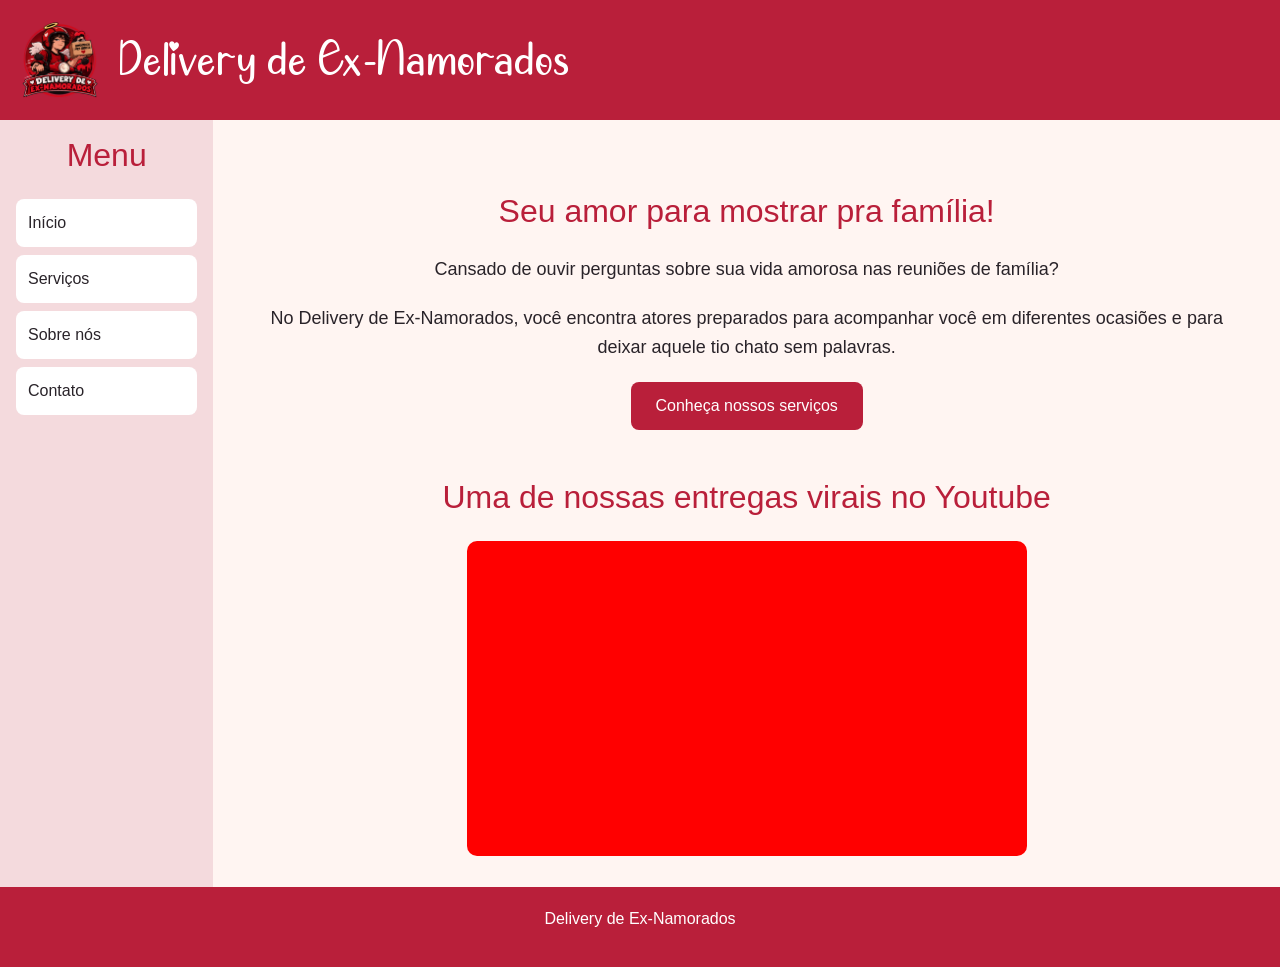
<file: index.html>
<!DOCTYPE html>
<html lang="pt-br">

<head>
    <meta charset="UTF-8">
    <meta name="viewport" content="width=device-width, initial-scale=1.0">
    <meta name="author" content="Gabriel Pereira">
    <meta name="description" content="Delivery de Ex-Namorados">

    <title>Delivery de Ex-Namorados | Início</title>

    <link href="https://cdn.jsdelivr.net/npm/bootstrap@5.3.3/dist/css/bootstrap.min.css" rel="stylesheet">
    <link rel="stylesheet" href="./style/style.css">
</head>

<body>

    <header class="cabecalho flex-column flex-md-row text-center text-md-start">
        <img src="./img/dc362c55-2c1f-4938-99af-2e8ed00c26e7.png" alt="Logo Delivery de Ex-Namorados" class="logo">

        <h1 class="nome-empresa">Delivery de Ex-Namorados</h1>
    </header>

    <div class="estrutura container-fluid d-flex flex-column flex-md-row p-0">

        <aside class="barra-lateral col-12 col-md-3 col-lg-2 p-3">
            <nav class="menu">
                <h2 class="titulo-menu">Menu</h2>

                <ul class="lista-menu d-flex flex-wrap flex-md-column justify-content-center gap-2">
                    <li><a href="index.html" class="link-menu">Início</a></li>
                    <li><a href="./Pages/servicos.html" class="link-menu">Serviços</a></li>
                    <li><a href="./Pages/sobre.html" class="link-menu">Sobre nós</a></li>
                    <li><a href="./Pages/contato.html" class="link-menu">Contato</a></li>
                </ul>
            </nav>
        </aside>

        <main class="conteudo-principal p-3 p-md-4">
            <section class="apresentacao py-4 py-md-5 px-2 px-md-4" id="inicio">
                <h2 class="titulo-apresentacao">Seu amor para mostrar pra família!</h2>

                <p class="texto-apresentacao">
                    Cansado de ouvir perguntas sobre sua vida amorosa
                    nas reuniões de família?
                </p>

                <p class="texto-apresentacao">
                    No Delivery de Ex-Namorados, você encontra
                    atores preparados para acompanhar você
                    em diferentes ocasiões e para deixar aquele tio chato sem palavras.
                </p>

                <a href="./Pages/servicos.html" class="botao-servicos">
                    Conheça nossos serviços
                </a>
            </section>

            <section>
                <center>
                    <h2 class="titulo-apresentacao">Uma de nossas entregas virais no Youtube</h2>
                </center>


                <center> <iframe class="video mw-100" width="560" height="315"
                        src="https://www.youtube.com/embed/f2WbVvWg-1c?si=HAz-P4qYwrb0q1BY" title="YouTube video player"
                        frameborder="0"
                        allow="accelerometer; autoplay; clipboard-write; encrypted-media; gyroscope; picture-in-picture; web-share"
                        referrerpolicy="strict-origin-when-cross-origin" allowfullscreen></iframe> </center>

            </section>
        </main>

    </div>

    <footer class="rodape">
        <p>Delivery de Ex-Namorados</p>
    </footer>

</body>

</html>
</file>
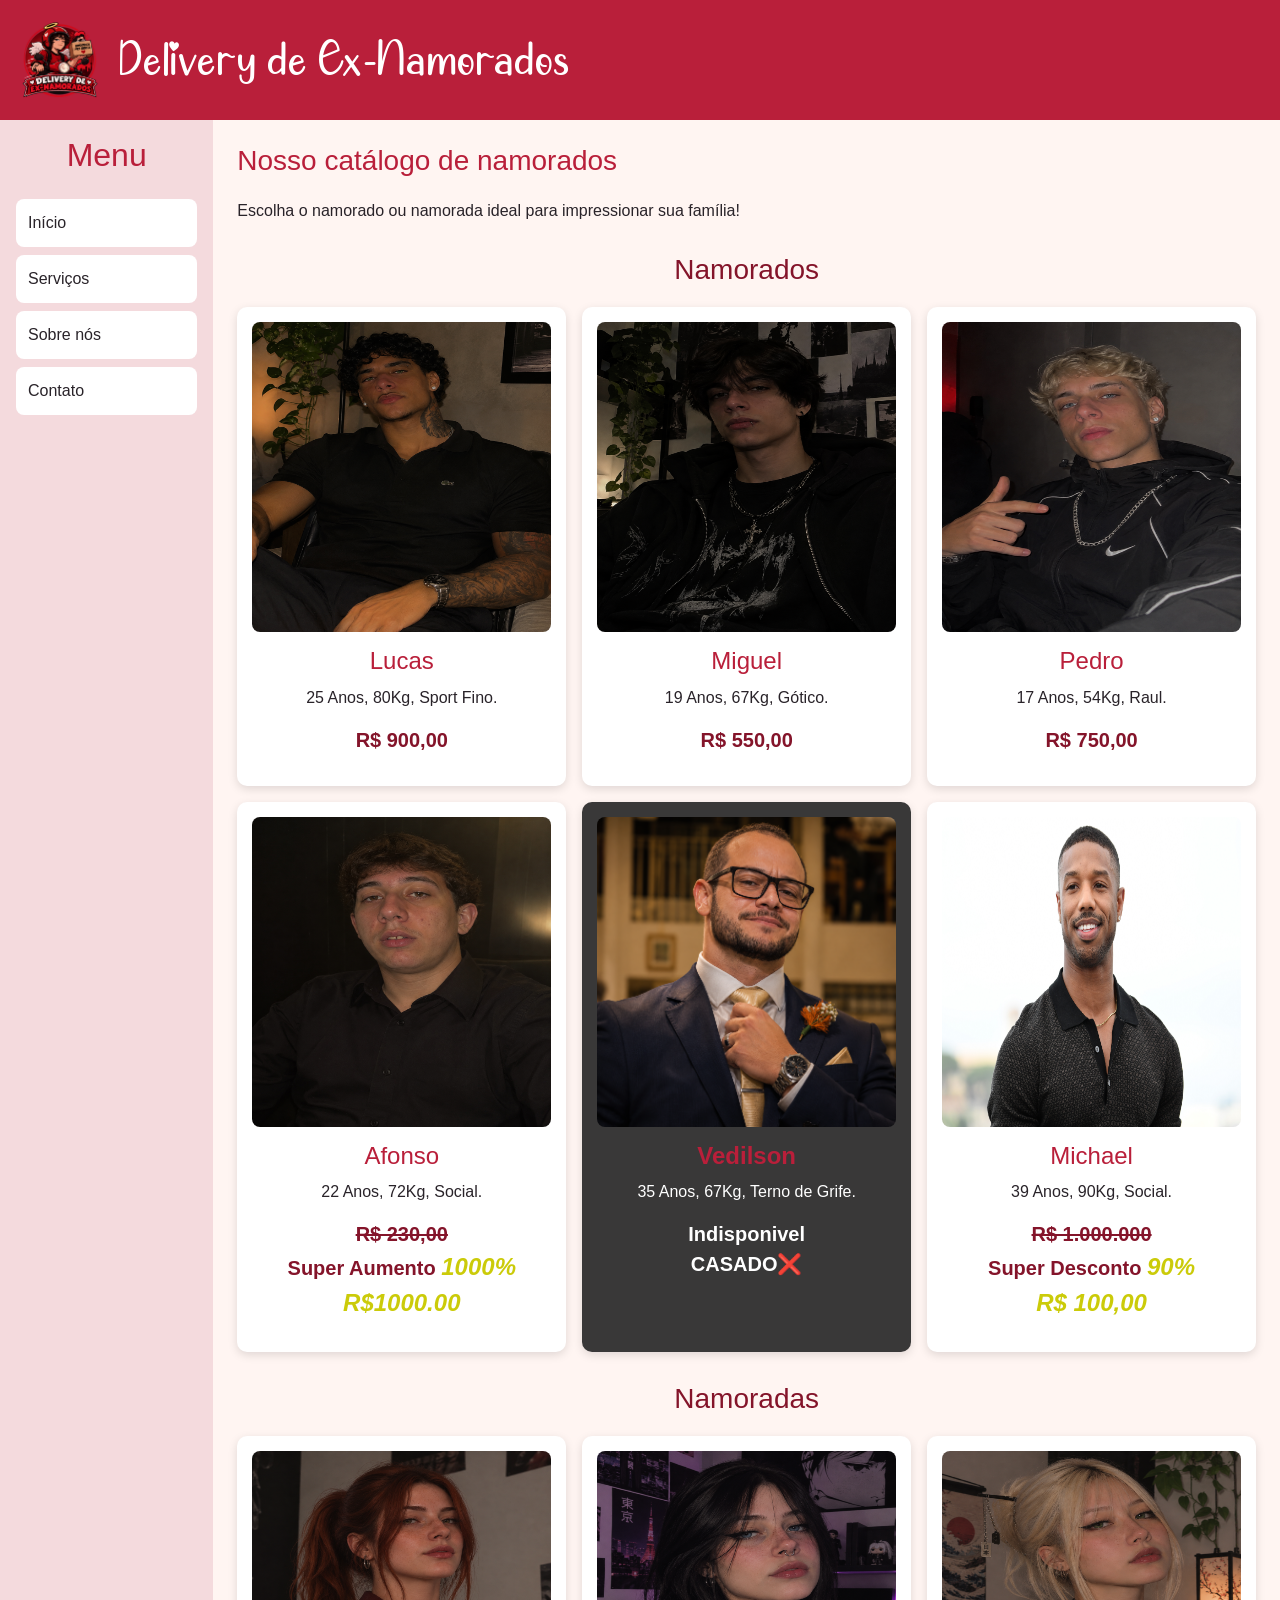
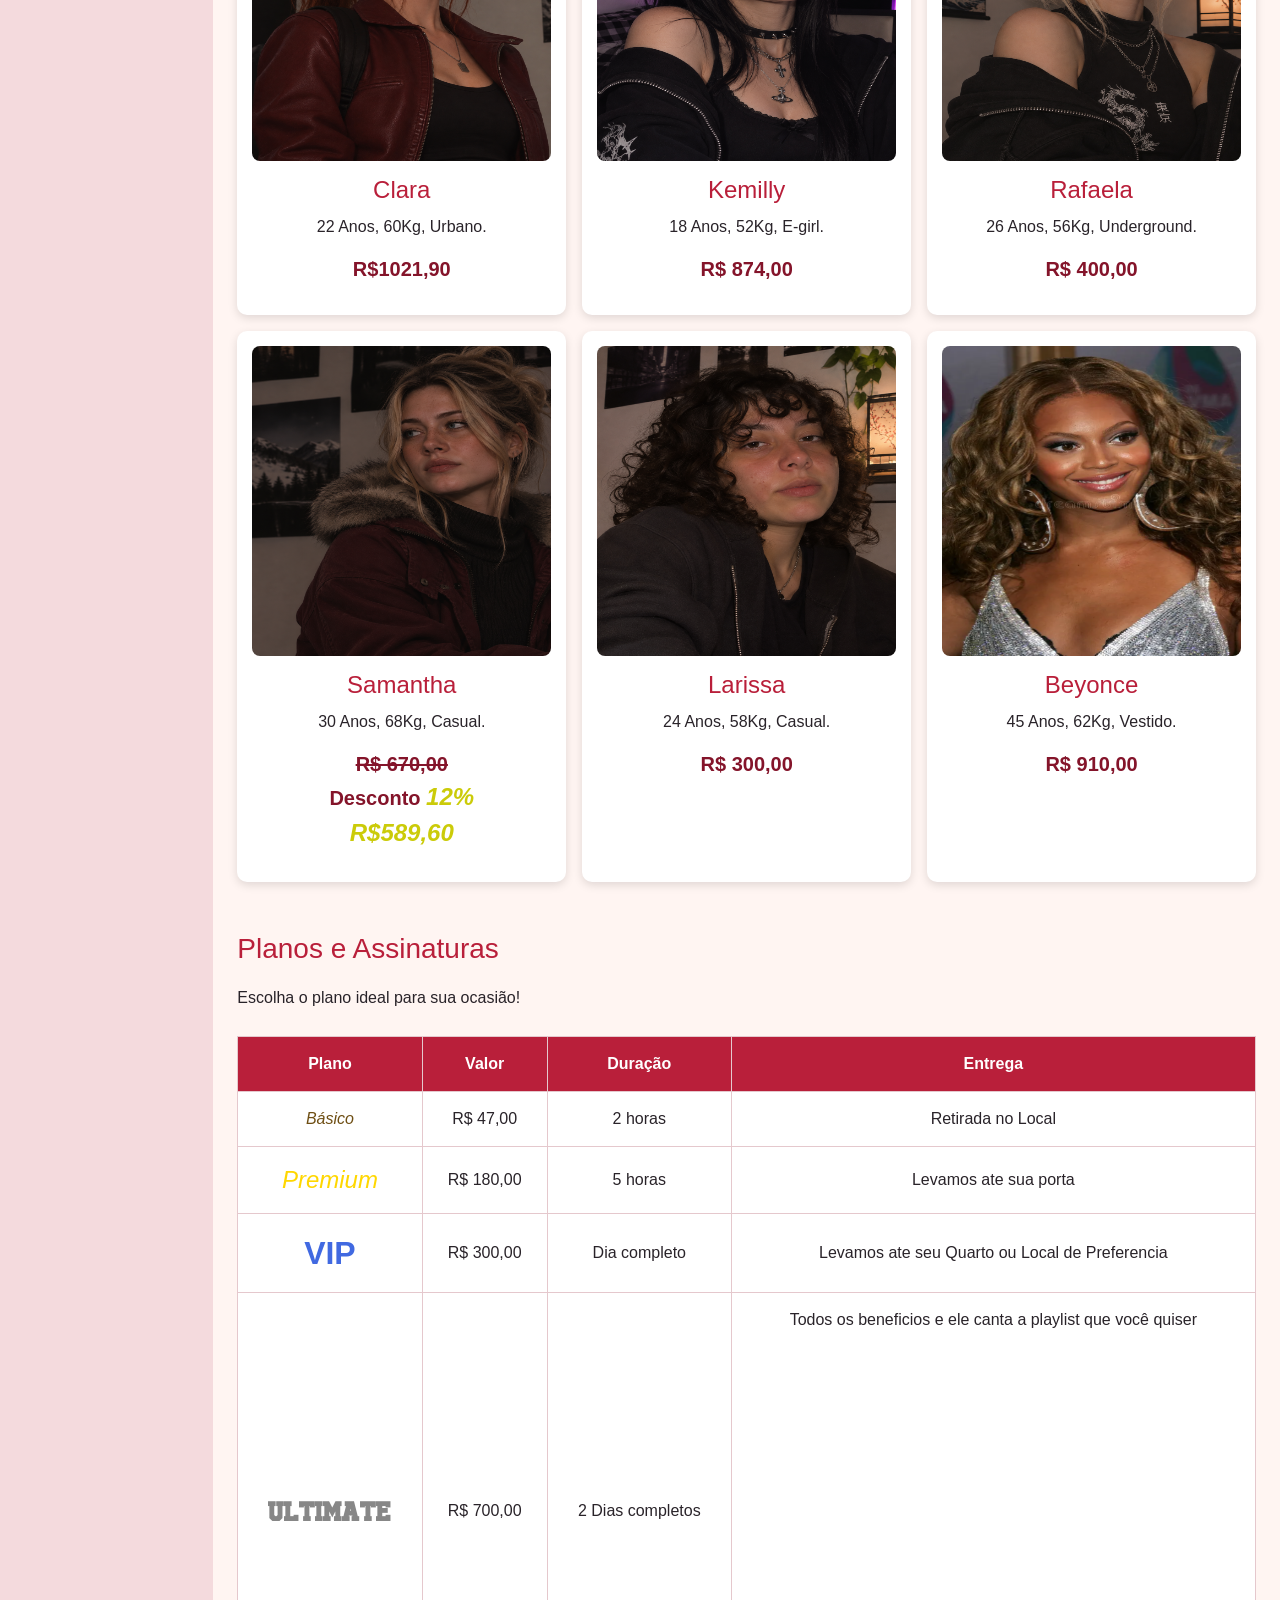
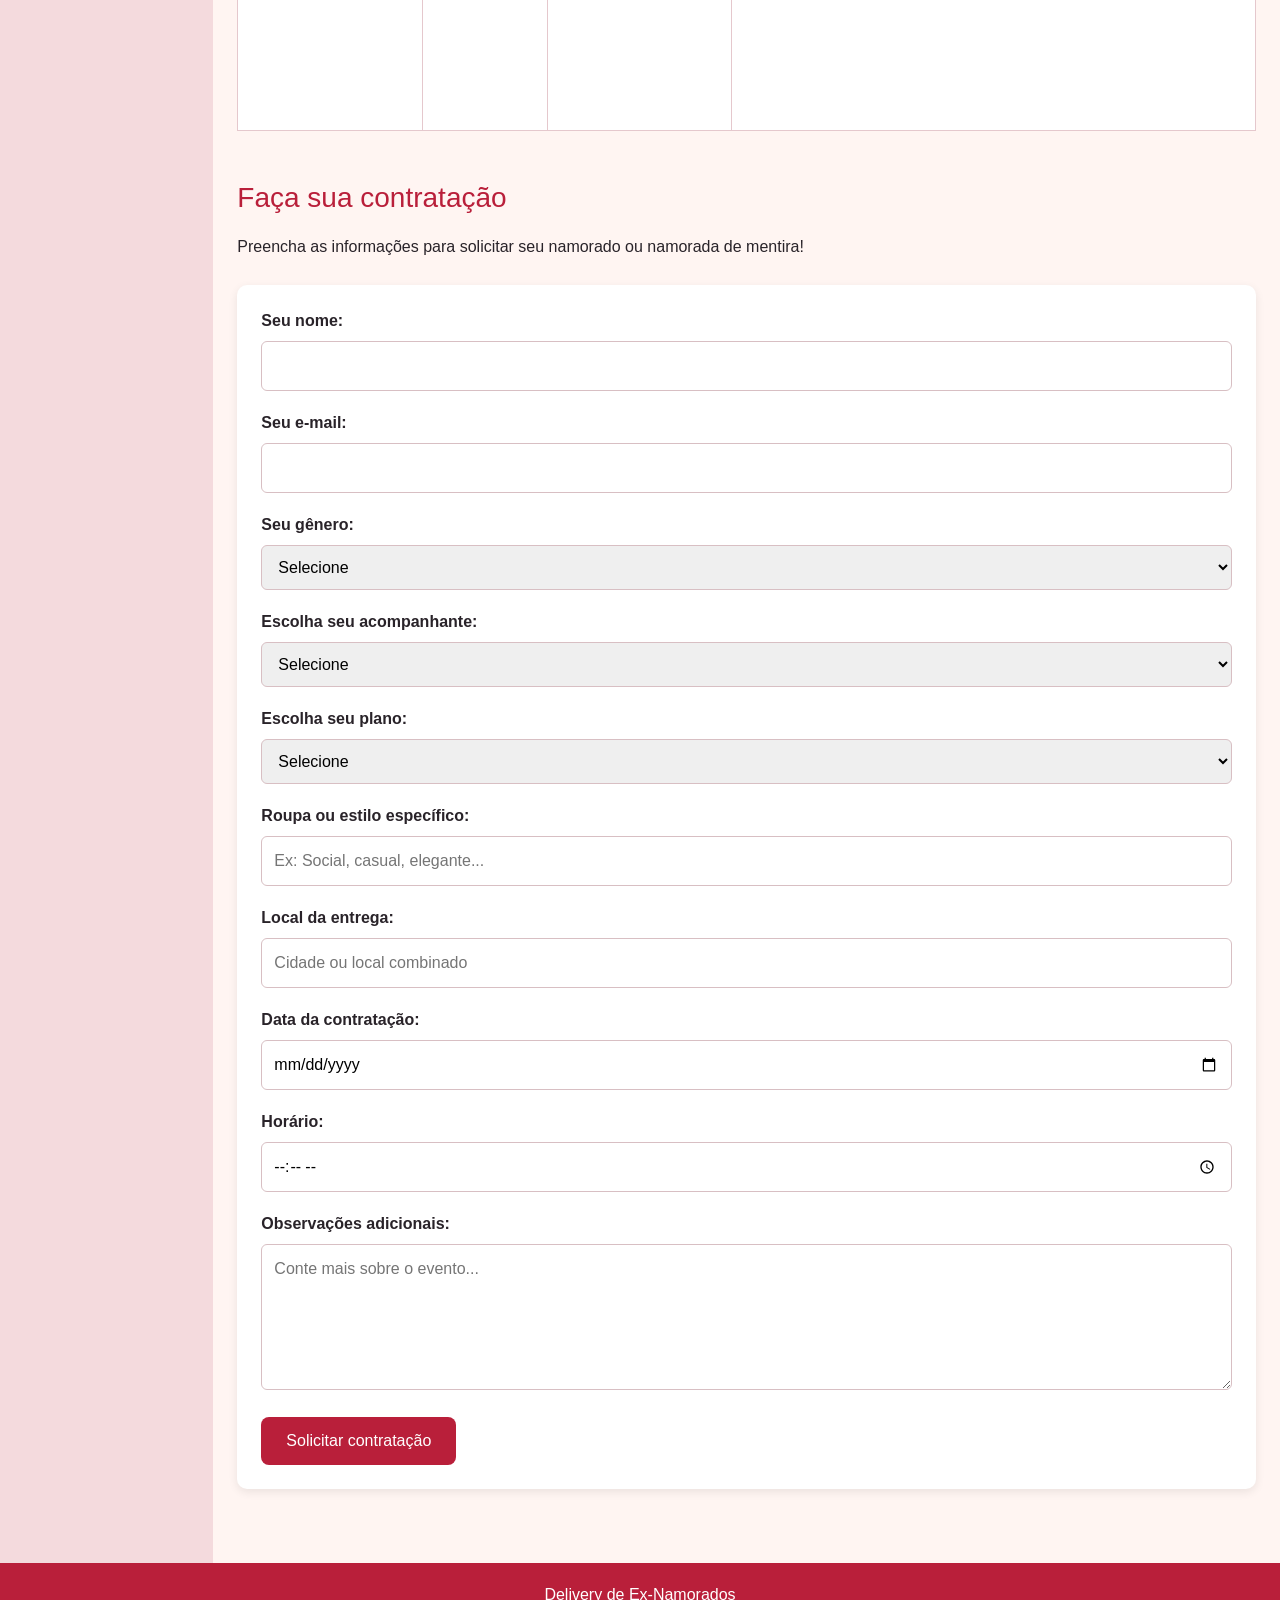
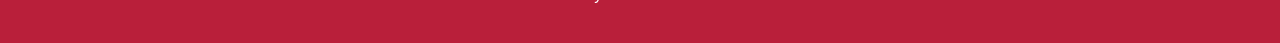
<file: Pages/servicos.html>
<!DOCTYPE html>
<html lang="pt-br">

<head>
    <meta charset="UTF-8">
    <meta name="viewport" content="width=device-width, initial-scale=1.0">
    <meta name="author" content="Gabriel Pereira">
    <meta name="description" content="Serviços do Delivery de Ex-Namorados">

    <title>Delivery de Ex-Namorados | Serviços</title>

    <link href="https://cdn.jsdelivr.net/npm/bootstrap@5.3.3/dist/css/bootstrap.min.css" rel="stylesheet">
    <link rel="stylesheet" href="../style/style.css">
</head>

<body>

    <header class="cabecalho flex-column flex-md-row text-center text-md-start">
        <img src="../img/dc362c55-2c1f-4938-99af-2e8ed00c26e7.png" alt="Logo Delivery de Ex-Namorados" class="logo">

        <h1 class="nome-empresa">Delivery de Ex-Namorados</h1>
    </header>

    <div class="estrutura container-fluid d-flex flex-column flex-md-row p-0">

        <aside class="barra-lateral col-12 col-md-3 col-lg-2 p-3">
            <nav class="menu">
                <h2 class="titulo-menu">Menu</h2>

                <ul class="lista-menu d-flex flex-wrap flex-md-column justify-content-center gap-2">
                    <li><a href="../index.html" class="link-menu">Início</a></li>
                    <li><a href="servicos.html" class="link-menu">Serviços</a></li>
                    <li><a href="sobre.html" class="link-menu">Sobre nós</a></li>
                    <li><a href="contato.html" class="link-menu">Contato</a></li>
                </ul>
            </nav>
        </aside>

        <main class="conteudo-principal p-3 p-md-4">

            <section class="catalogo" id="catalogo">
                <h2 class="titulo-secao">Nosso catálogo de namorados</h2>

                <p class="descricao-secao">
                    Escolha o namorado ou namorada ideal para
                    impressionar sua família!
                </p>

                <center>
                    <h3 class="titulo-categoria">Namorados</h3>
                </center>

                <div class="lista-catalogo row row-cols-1 row-cols-md-2 row-cols-xl-3 g-3">

                    <div class="col">
                        <article class="card-namorado h-100">
                            <img src="../img/Retrato masculino tatuado em luz quente.png" alt="Namorado 1"
                                class="imagem-namorado">

                            <h4 class="nome-namorado">Lucas</h4>

                            <p class="descricao-namorado">
                                25 Anos, 80Kg, Sport Fino.
                            </p>

                            <p class="valor-namorado">R$ 900,00</p>
                        </article>
                    </div>

                    <div class="col">
                        <article class="card-namorado h-100">
                            <img src="../img/Retrato Gótico em Quarto Sombrio.png" alt="Namorado 2"
                                class="imagem-namorado">

                            <h4 class="nome-namorado">Miguel</h4>

                            <p class="descricao-namorado">
                                19 Anos, 67Kg, Gótico.
                            </p>

                            <p class="valor-namorado">R$ 550,00</p>
                        </article>
                    </div>
                    <div class="col">
                        <article class="card-namorado h-100">
                            <img src="../img/Selfie urbano de casaco esportivo.png" alt="Namorado 3"
                                class="imagem-namorado">

                            <h4 class="nome-namorado">Pedro</h4>

                            <p class="descricao-namorado">
                                17 Anos, 54Kg, Raul.
                            </p>

                            <p class="valor-namorado">R$ 750,00</p>
                        </article>
                    </div>
                    <div class="col">
                        <article class="card-namorado h-100">
                            <img src="../img/Retrato Íntimo em Luz Baixa.png" alt="Namorado 4" class="imagem-namorado">

                            <h4 class="nome-namorado">Afonso</h4>

                            <p class="descricao-namorado">
                                22 Anos, 72Kg, Social.
                            </p>

                            <p class="valor-namorado"><s>R$ 230,00</s> <br> Super Aumento <strong>1000%</strong> <br>
                                <strong> R$1000.00</strong>
                            </p>
                        </article>
                    </div>
                    <div class="col">
                        <article class="card-namorado-vedilson h-100">
                            <img src="../img/Prado.png" alt="Namorado 5"
                                class="imagem-namorado">

                            <h4 class="nome-namorado-vedilson">Vedilson</h4>

                            <p class="descricao-namorado-vedilson">
                                35 Anos, 67Kg, Terno de Grife.
                            </p>

                            <p class="valor-namorado-vedilson">Indisponivel <br> CASADO❌</p>
                        </article>
                    </div>

                    <div class="col">
                        <article class="card-namorado h-100">
                            <img src="../img/932012.jpg" alt="Namorado 6" class="imagem-namorado">

                            <h4 class="nome-namorado">Michael</h4>

                            <p class="descricao-namorado">
                                39 Anos, 90Kg, Social.
                            </p>

                            <p class="valor-namorado"><s>R$ 1.000.000</s> <br> Super Desconto <strong>90%</strong> <br>
                                <strong>R$ 100,00</strong>
                            </p>
                        </article>
                    </div>

                </div>

                <center>
                    <h3 class="titulo-categoria">Namoradas</h3>
                </center>

                <div class="lista-catalogo row row-cols-1 row-cols-md-2 row-cols-xl-3 g-3">

                    <div class="col">
                        <article class="card-namorado h-100">
                            <img src="../img/d484d185-dd7c-4c6d-bfc2-c2f6bdf421fa.png" alt="Namorada 1"
                                class="imagem-namorado">

                            <h4 class="nome-namorado">Clara</h4>

                            <p class="descricao-namorado">
                                22 Anos, 60Kg, Urbano.
                            </p>

                            <p class="valor-namorado">R$1021,90</p>
                        </article>
                    </div>

                    <div class="col">
                        <article class="card-namorado h-100">
                            <img src="../img/c68224a2-9535-4f44-9acb-38a7c8e8d5c1.png" alt="Namorada 2"
                                class="imagem-namorado">

                            <h4 class="nome-namorado">Kemilly</h4>

                            <p class="descricao-namorado">
                                18 Anos, 52Kg, E-girl.
                            </p>

                            <p class="valor-namorado">R$ 874,00</p>
                        </article>
                    </div>

                    <div class="col">
                        <article class="card-namorado h-100">
                            <img src="../img/eb81e4b8-07b4-45c6-a315-82e37c77ebfe.png" alt="Namorada 3"
                                class="imagem-namorado">

                            <h4 class="nome-namorado">Rafaela</h4>

                            <p class="descricao-namorado">
                                26 Anos, 56Kg, Underground.
                            </p>

                            <p class="valor-namorado">R$ 400,00</p>
                        </article>
                    </div>
                    <div class="col">
                        <article class="card-namorado h-100">
                            <img src="../img/335c35e0-3990-4cfb-bc97-47ee57f42be4.png" alt="Namorada 4"
                                class="imagem-namorado">

                            <h4 class="nome-namorado">Samantha</h4>

                            <p class="descricao-namorado">
                                30 Anos, 68Kg, Casual.
                            </p>

                            <p class="valor-namorado"><s>R$ 670,00</s> <br> Desconto <strong>12%</strong> <br>
                                <strong>R$589,60</strong>
                            </p>
                        </article>
                    </div>
                    <div class="col">
                        <article class="card-namorado h-100">
                            <img src="../img/6af5dc55-4112-4ccd-abbc-598bb189fe8d.png" alt="Namorada 5"
                                class="imagem-namorado">

                            <h4 class="nome-namorado">Larissa</h4>

                            <p class="descricao-namorado">
                                24 Anos, 58Kg, Casual.
                            </p>

                            <p class="valor-namorado">R$ 300,00</p>
                        </article>
                    </div>
                    <div class="col">
                        <article class="card-namorado h-100">
                            <img src="../img/beyonce-knowles-que-chega-nas-concessões-video-da-música-de-mtv-arena-de-american-airlines-miami-fl-30012380.webp"
                                alt="Namorada 6" class="imagem-namorado">

                            <h4 class="nome-namorado">Beyonce</h4>

                            <p class="descricao-namorado">
                                45 Anos, 62Kg, Vestido.
                            </p>

                            <p class="valor-namorado">R$ 910,00</p>
                        </article>
                    </div>

                </div>
            </section>

            <section class="assinaturas" id="assinaturas">

                <h2 class="titulo-secao">Planos e Assinaturas</h2>

                <p class="descricao-secao">
                    Escolha o plano ideal para sua ocasião!
                </p>

                <div class="table-responsive">
                    <table class="tabela-assinaturas">
                        <thead>
                            <tr>
                                <th>Plano</th>
                                <th>Valor</th>
                                <th>Duração</th>
                                <th>Entrega</th>
                            </tr>
                        </thead>

                        <tbody>
                            <tr>
                                <td class="Básico">Básico</td>
                                <td>R$ 47,00</td>
                                <td>2 horas</td>
                                <td>Retirada no Local</td>
                            </tr>

                            <tr>
                                <td class="Premium">Premium</td>
                                <td>R$ 180,00</td>
                                <td>5 horas</td>
                                <td>Levamos ate sua porta </td>
                            </tr>

                            <tr>
                                <td class="VIP">VIP</td>
                                <td>R$ 300,00</td>
                                <td>Dia completo</td>
                                <td>Levamos ate seu Quarto ou Local de Preferencia</td>
                            </tr>
                            <tr>
                                <td class="ULTIMATE">ULTIMATE</td>
                                <td>R$ 700,00</td>
                                <td>2 Dias completos</td>
                                <td>Todos os beneficios e ele canta a playlist que você quiser <br>
                                    <br>
                                    <iframe data-testid="embed-iframe" style="border-radius:12px"
                                        src="https://open.spotify.com/embed/playlist/33eqmDdFAebQndWyQ8MQaI?utm_source=generator&si=2f922ee89ea54fb4"
                                        width="100%" height="352" frameBorder="0" allowfullscreen=""
                                        allow="autoplay; clipboard-write; encrypted-media; fullscreen; picture-in-picture"
                                        loading="lazy"></iframe>
                                </td>
                            </tr>
                        </tbody>
                    </table>
                </div>

            </section>

            <section class="contratacao" id="contratacao">

                <h2 class="titulo-secao">Faça sua contratação</h2>

                <p class="descricao-secao">
                    Preencha as informações para solicitar
                    seu namorado ou namorada de mentira!
                </p>

                <form class="formulario-contratacao p-3 p-md-4">

                    <div class="campo-formulario">
                        <label for="nome-cliente">Seu nome:</label>
                        <input type="text" id="nome-cliente" name="nome-cliente" required>
                    </div>

                    <div class="campo-formulario">
                        <label for="email-cliente">Seu e-mail:</label>
                        <input type="email" id="email-cliente" name="email-cliente" required>
                    </div>

                    <div class="campo-formulario">
                        <label for="genero">Seu gênero:</label>

                        <select id="genero" name="genero" required>
                            <option value="">Selecione</option>
                            <option value="masculino">Masculino</option>
                            <option value="feminino">Feminino</option>
                        </select>
                    </div>

                    <div class="campo-formulario">
                        <label for="modelo">Escolha seu acompanhante:</label>

                        <select id="modelo" name="modelo" required>
                            <option value="">Selecione</option>
                            <option value="namorado1">Lucas</option>
                            <option value="namorado2">Miguel</option>
                            <option value="namorado3">Pedro</option>
                            <option value="namorado4">Afonso</option>
                            <option value="namorado5">Vedilson</option>
                            <option value="namorado6">Michael</option>
                            <option value="namorada1">Clara</option>
                            <option value="namorada2">Kemilly</option>
                            <option value="namorada3">Rafaela</option>
                            <option value="namorada4">Samantha</option>
                            <option value="namorada5">Larissa</option>
                            <option value="namorada6">Beyonce</option>
                        </select>
                    </div>

                    <div class="campo-formulario">
                        <label for="plano">Escolha seu plano:</label>

                        <select id="plano" name="plano" required>
                            <option value="">Selecione</option>
                            <option value="basico">Básico</option>
                            <option value="premium">Premium</option>
                            <option value="vip">VIP</option>
                            <option value="ULTIMATE">ULTIMATE</option>
                        </select>
                    </div>

                    <div class="campo-formulario">
                        <label for="roupa">Roupa ou estilo específico:</label>

                        <input type="text" id="roupa" name="roupa" placeholder="Ex: Social, casual, elegante...">
                    </div>

                    <div class="campo-formulario">
                        <label for="localizacao">Local da entrega:</label>

                        <input type="text" id="localizacao" name="localizacao" placeholder="Cidade ou local combinado"
                            required>
                    </div>

                    <div class="campo-formulario">
                        <label for="data">Data da contratação:</label>

                        <input type="date" id="data" name="data" required>
                    </div>

                    <div class="campo-formulario">
                        <label for="horario">Horário:</label>

                        <input type="time" id="horario" name="horario" required>
                    </div>

                    <div class="campo-formulario">
                        <label for="observacoes">Observações adicionais:</label>

                        <textarea id="observacoes" name="observacoes" rows="5"
                            placeholder="Conte mais sobre o evento..."></textarea>
                    </div>

                    <button type="submit" class="botao-contratar">
                        Solicitar contratação
                    </button>

                </form>

            </section>

        </main>

    </div>

    <footer class="rodape">
        <p>Delivery de Ex-Namorados</p>
    </footer>

</body>

</html>
</file>
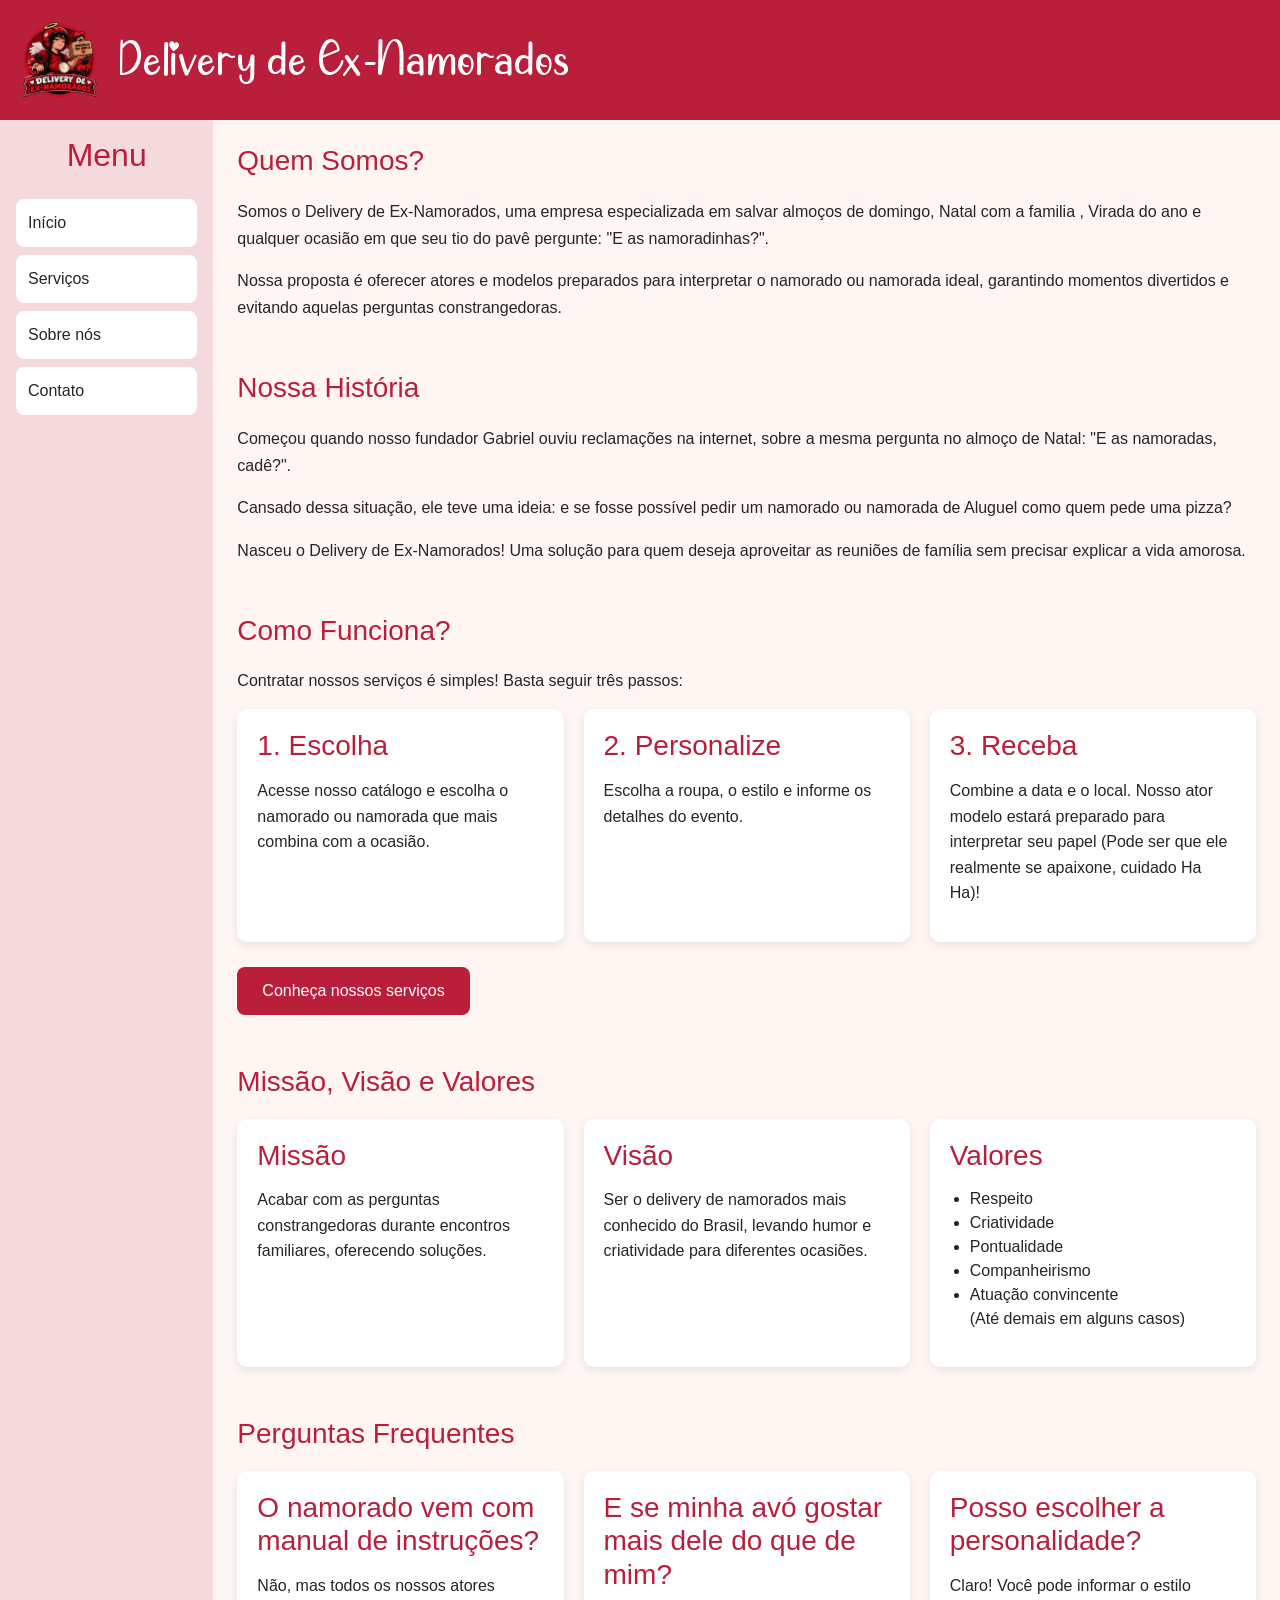
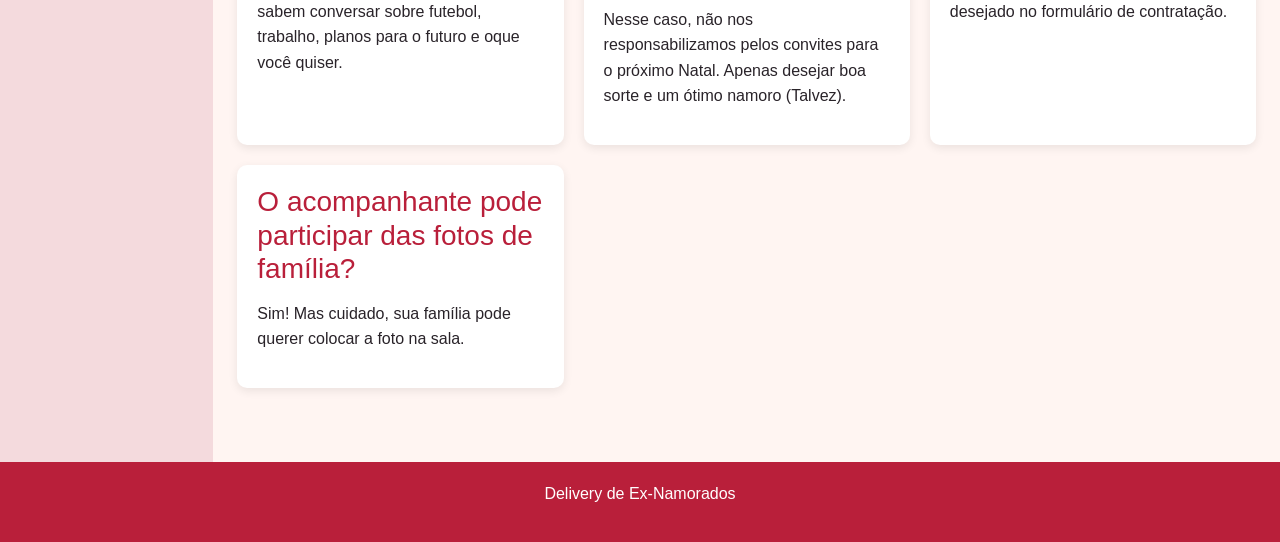
<file: Pages/sobre.html>
<!DOCTYPE html>
<html lang="pt-br">

<head>
    <meta charset="UTF-8">
    <meta name="viewport" content="width=device-width, initial-scale=1.0">
    <meta name="author" content="Gabriel Pereira">
    <meta name="description" content="Sobre o Delivery de Ex-Namorados">

    <title>Delivery de Ex-Namorados | Sobre Nós</title>

    <link href="https://cdn.jsdelivr.net/npm/bootstrap@5.3.3/dist/css/bootstrap.min.css" rel="stylesheet">
    <link rel="stylesheet" href="../style/style.css">
</head>

<body>

    <header class="cabecalho flex-column flex-md-row text-center text-md-start">
        <img src="../img/dc362c55-2c1f-4938-99af-2e8ed00c26e7.png" alt="Logo Delivery de Ex-Namorados" class="logo">

        <h1 class="nome-empresa">Delivery de Ex-Namorados</h1>
    </header>

    <div class="estrutura container-fluid d-flex flex-column flex-md-row p-0">

        <aside class="barra-lateral col-12 col-md-3 col-lg-2 p-3">
            <nav class="menu">
                <h2 class="titulo-menu">Menu</h2>

                <ul class="lista-menu d-flex flex-wrap flex-md-column justify-content-center gap-2">
                    <li><a href="../index.html" class="link-menu">Início</a></li>
                    <li><a href="servicos.html" class="link-menu">Serviços</a></li>
                    <li><a href="sobre.html" class="link-menu">Sobre nós</a></li>
                    <li><a href="contato.html" class="link-menu">Contato</a></li>
                </ul>
            </nav>
        </aside>

        <main class="conteudo-principal p-3 p-md-4">

            <section class="quem-somos" id="quem-somos">

                <h2 class="titulo-secao">Quem Somos?</h2>

                <p class="texto-sobre">
                    Somos o Delivery de Ex-Namorados, uma empresa
                    especializada em salvar almoços de domingo, Natal com a familia
                    , Virada do ano e qualquer ocasião em que
                    seu tio do pavê pergunte: "E as namoradinhas?".
                </p>

                <p class="texto-sobre">
                    Nossa proposta é oferecer atores e modelos preparados
                    para interpretar o namorado ou namorada ideal,
                    garantindo momentos divertidos e evitando
                    aquelas perguntas constrangedoras.
                </p>

            </section>

            <section class="nossa-historia" id="nossa-historia">

                <h2 class="titulo-secao">Nossa História</h2>

                <p class="texto-sobre">
                    Começou quando nosso fundador Gabriel ouviu reclamações na internet,
                    sobre a mesma pergunta no almoço
                    de Natal: "E as namoradas, cadê?".
                </p>

                <p class="texto-sobre">
                    Cansado dessa situação, ele teve uma ideia:
                    e se fosse possível pedir um namorado
                    ou namorada de Aluguel como quem pede
                    uma pizza?
                </p>

                <p class="texto-sobre">
                    Nasceu o Delivery de Ex-Namorados!
                    Uma solução para quem deseja
                    aproveitar as reuniões de família
                    sem precisar explicar a vida amorosa.
                </p>

            </section>

            <section class="como-funciona" id="como-funciona">

                <h2 class="titulo-secao">Como Funciona?</h2>

                <p class="texto-sobre">
                    Contratar nossos serviços é simples!
                    Basta seguir três passos:
                </p>

                <div class="etapas flex-column flex-lg-row">

                    <div class="card-etapa">
                        <h3>1. Escolha</h3>

                        <p>
                            Acesse nosso catálogo e escolha
                            o namorado ou namorada que mais
                            combina com a ocasião.
                        </p>
                    </div>

                    <div class="card-etapa">
                        <h3>2. Personalize</h3>

                        <p>
                            Escolha a roupa, o estilo e
                            informe os detalhes do evento.
                        </p>
                    </div>

                    <div class="card-etapa">
                        <h3>3. Receba</h3>

                        <p>
                            Combine a data e o local.
                            Nosso ator modelo estará preparado
                            para interpretar seu papel (Pode ser que ele realmente se apaixone, cuidado Ha Ha)!
                        </p>
                    </div>

                </div>

                <a href="servicos.html" class="botao-servicos">
                    Conheça nossos serviços
                </a>

            </section>

            <section class="objetivos" id="objetivos">

                <h2 class="titulo-secao">Missão, Visão e Valores</h2>

                <div class="lista-objetivos flex-column flex-lg-row">

                    <article class="card-objetivo">
                        <h3>Missão</h3>

                        <p>
                            Acabar com as perguntas constrangedoras
                            durante encontros familiares,
                            oferecendo soluções.
                        </p>
                    </article>

                    <article class="card-objetivo">
                        <h3>Visão</h3>

                        <p>
                            Ser o delivery de namorados mais conhecido do Brasil,
                            levando humor e criatividade
                            para diferentes ocasiões.
                        </p>
                    </article>

                    <article class="card-objetivo">
                        <h3>Valores</h3>

                        <ul>
                            <li>Respeito</li>
                            <li>Criatividade</li>
                            <li>Pontualidade</li>
                            <li>Companheirismo</li>
                            <li>Atuação convincente <br>
                                (Até demais em alguns casos)</li>
                        </ul>
                    </article>

                </div>

            </section>

            <section class="perguntas" id="perguntas">

                <h2 class="titulo-secao">Perguntas Frequentes</h2>

                <div class="lista-perguntas">

                    <div class="card-pergunta">
                        <h3>O namorado vem com manual de instruções?</h3>

                        <p>
                            Não, mas todos os nossos atores
                            sabem conversar sobre futebol,
                            trabalho, planos para o futuro e oque você quiser.
                        </p>
                    </div>

                    <div class="card-pergunta">
                        <h3>E se minha avó gostar mais dele do que de mim?</h3>

                        <p>
                            Nesse caso, não nos responsabilizamos
                            pelos convites para o próximo Natal.
                            Apenas desejar boa sorte e um ótimo namoro (Talvez).
                        </p>
                    </div>

                    <div class="card-pergunta">
                        <h3>Posso escolher a personalidade?</h3>

                        <p>
                            Claro! Você pode informar o estilo
                            desejado no formulário de contratação.
                        </p>
                    </div>

                    <div class="card-pergunta">
                        <h3>O acompanhante pode participar das fotos de família?</h3>

                        <p>
                            Sim! Mas cuidado, sua família pode
                            querer colocar a foto na sala.
                        </p>
                    </div>

                </div>

            </section>

        </main>

    </div>

    <footer class="rodape">
        <p>Delivery de Ex-Namorados</p>
    </footer>

</body>

</html>
</file>
<file: style/style.css>
@font-face {
    font-family: Valentine;
    src: url(../fonts/valentine_cute/Valentine\ Cute.ttf) format('truetype');
}

@font-face {
    font-family: University_2;
    src: url(../fonts/university_2/University.otf) format(truetype);
}



* {
    margin: 0;
    padding: 0;
    box-sizing: border-box;
}

body {
    font-family: Arial, sans-serif;
    background-color: #fff5f2;
    color: #292329;
}

.cabecalho {
    display: flex;
    align-items: center;
    gap: 20px;
    background-color: #b91f3a;
    color: white;
    padding: 20px;
}

.logo {
    width: 80px;
    height: 80px;
    object-fit: contain;
}

.nome-empresa {
    font-family: Valentine;
    font-size: 28px;
}

.estrutura {
    min-height: 80vh;
}



.barra-lateral {
 background-color: #f4dadd;
}


.titulo-menu {
    color: #b91f3a;
    margin-bottom: 25px;
    text-align: center;
}

.lista-menu {
    list-style: none;
    padding-left: 0;
}

.link-menu {
    display: block;
    padding: 12px;
    color: #292329;
    text-decoration: none;
    background-color: white;
    border-radius: 8px;
    transition: 0.3s;
}

.link-menu:hover {
    background-color: #b91f3a;
    color: white;
}

.conteudo-principal {
    flex: 1;
    min-width: 0;
    padding: 35px;
}

.apresentacao {
    text-align: center;
    padding: 60px 20px;
}

.titulo-apresentacao {
    font-size: 32px;
    color: #b91f3a;
    margin-bottom: 25px;
}

.video {
    background-color: rgb(255, 0, 0);
    padding: 15px;
    border-radius: 10px;
    aspect-ratio: 16 / 9;
    height: auto;
}

.texto-apresentacao {
    font-size: 18px;
    line-height: 1.6;
    margin-bottom: 20px;
}

.botao-servicos,
.botao-contratar,
.botao-contato {
    display: inline-block;
    background-color: #b91f3a;
    color: white;
    padding: 12px 25px;
    border: none;
    border-radius: 8px;
    text-decoration: none;
    cursor: pointer;
    transition: 0.3s;
}

.botao-servicos:hover,
.botao-contratar:hover,
.botao-contato:hover {
    background-color: #84142a;
}

.titulo-secao {
    color: #b91f3a;
    font-size: 28px;
    margin-bottom: 20px;
}

.descricao-secao {
    margin-bottom: 25px;
    line-height: 1.6;
}

.catalogo,
.assinaturas,
.contratacao,
.quem-somos,
.nossa-historia,
.como-funciona,
.objetivos,
.perguntas,
.informacoes-contato {
    margin-bottom: 50px;
}

.titulo-categoria {
    color: #84142a;
    margin: 30px 0 20px;
}



.card-namorado {
    background-color: rgb(255, 255, 255);
    padding: 15px;
    border-radius: 10px;
    box-shadow: 0 3px 10px #00000020;
    text-align: center;
    transition: 0.3s;
}

.card-namorado:hover {
    transform: translateY(-5px);
}

.card-namorado-vedilson{
    background-color: rgb(57, 56, 56);
    padding: 15px;
    border-radius: 10px;
    box-shadow: 0 3px 10px #00000020;
    text-align: center;
    transition: 0.3s;
}

.card-namorado-vedilson:hover {
    transform: translateY(-5px);
}

.nome-namorado-vedilson {
    margin: 15px 0 10px;
    font-weight: bold;
    color: #b91f3a;
}

.descricao-namorado-vedilson {
    margin-bottom: 15px;
    line-height: 1.5;
    color: white;
}

.valor-namorado-vedilson {
    font-size: 20px;
    font-weight: bold;
    color: #ffffff;
}

.imagem-namorado {
    width: 100%;
    height: 310px;
    object-fit: inherit;
    border-radius: 8px;
}

.nome-namorado {
    margin: 15px 0 10px;
    color: #b91f3a;
}

.descricao-namorado {
    margin-bottom: 15px;
    line-height: 1.5;
}

.valor-namorado {
    font-size: 20px;
    font-weight: bold;
    color: #84142a;
}

.valor-namorado strong {
    color: rgb(203, 203, 9);
    font-style: italic;
    font-size: x-large;
}

.tabela-assinaturas {
    width: 100%;
    border-collapse: collapse;
    background-color: white;
}

.Básico {
    font-style: oblique;
    color: rgb(110, 78, 19);
}

.Premium {
    font-style: italic;
    font-size: x-large;
    color: gold;
}

.VIP {
    font-style: initial;
    font-weight: bold;
    font-size: xx-large;
    color: royalblue;
}

.ULTIMATE {
    font-family: University_2;
    font-weight: bold;
    font-size: larger;
    color: rgb(135, 135, 135);
}

.tabela-assinaturas th,
.tabela-assinaturas td {
    border: 1px solid #e5c8cd;
    padding: 15px;
    text-align: center;
}

.tabela-assinaturas th {
    background-color: #b91f3a;
    color: white;
}

.tabela-assinaturas tr:hover {
    background-color: #f9e3e6;
}

.formulario-contratacao,
.formulario-contato {
    background-color: white;
    padding: 25px;
    border-radius: 10px;
    box-shadow: 0 3px 10px #00000015;
}

.campo-formulario {
    margin-bottom: 20px;
}

.campo-formulario label {
    display: block;
    margin-bottom: 8px;
    font-weight: bold;
}

.campo-formulario input,
.campo-formulario select,
.campo-formulario textarea {
    width: 100%;
    padding: 12px;
    border: 1px solid #d8bfc3;
    border-radius: 6px;
    font-family: Arial, sans-serif;
}

.campo-formulario textarea {
    resize: vertical;
}

.texto-sobre {
    line-height: 1.7;
    margin-bottom: 15px;
}

.etapas,
.lista-objetivos {
    display: flex;
    gap: 20px;
    margin-bottom: 25px;
}

.card-etapa,
.card-objetivo,
.card-pergunta {
    background-color: white;
    padding: 20px;
    border-radius: 10px;
    box-shadow: 0 3px 10px #00000015;
}

.card-etapa,
.card-objetivo {
    flex: 1;
}

.card-etapa h3,
.card-objetivo h3,
.card-pergunta h3 {
    color: #b91f3a;
    margin-bottom: 15px;
}

.card-etapa p,
.card-objetivo p,
.card-pergunta p {
    line-height: 1.6;
}

.card-objetivo ul {
    padding-left: 20px;
}

.lista-perguntas {
    display: grid;
    grid-template-columns: repeat(auto-fit, minmax(min(100%, 280px), 1fr));
    gap: 20px;
}

.contato {
    background-image: url("../img/fundo-contato.png");
    background-size: cover;
    background-position: center;
    background-repeat: no-repeat;
    padding: 35px;
    border-radius: 12px;
    margin-bottom: 40px;
}

.caixa-contato {
    max-width: 600px;
    margin: 30px auto;
}

.caixa-contato h3 {
    text-align: center;
    margin-bottom: 20px;
}

.dados-contato {
    background-color: white;
    padding: 25px;
    border-radius: 10px;
}

.dados-contato p {
    margin-bottom: 15px;
}

.rodape {
    background-color: #b91f3a;
    color: white;
    text-align: center;
    padding: 20px;
}
</file>
